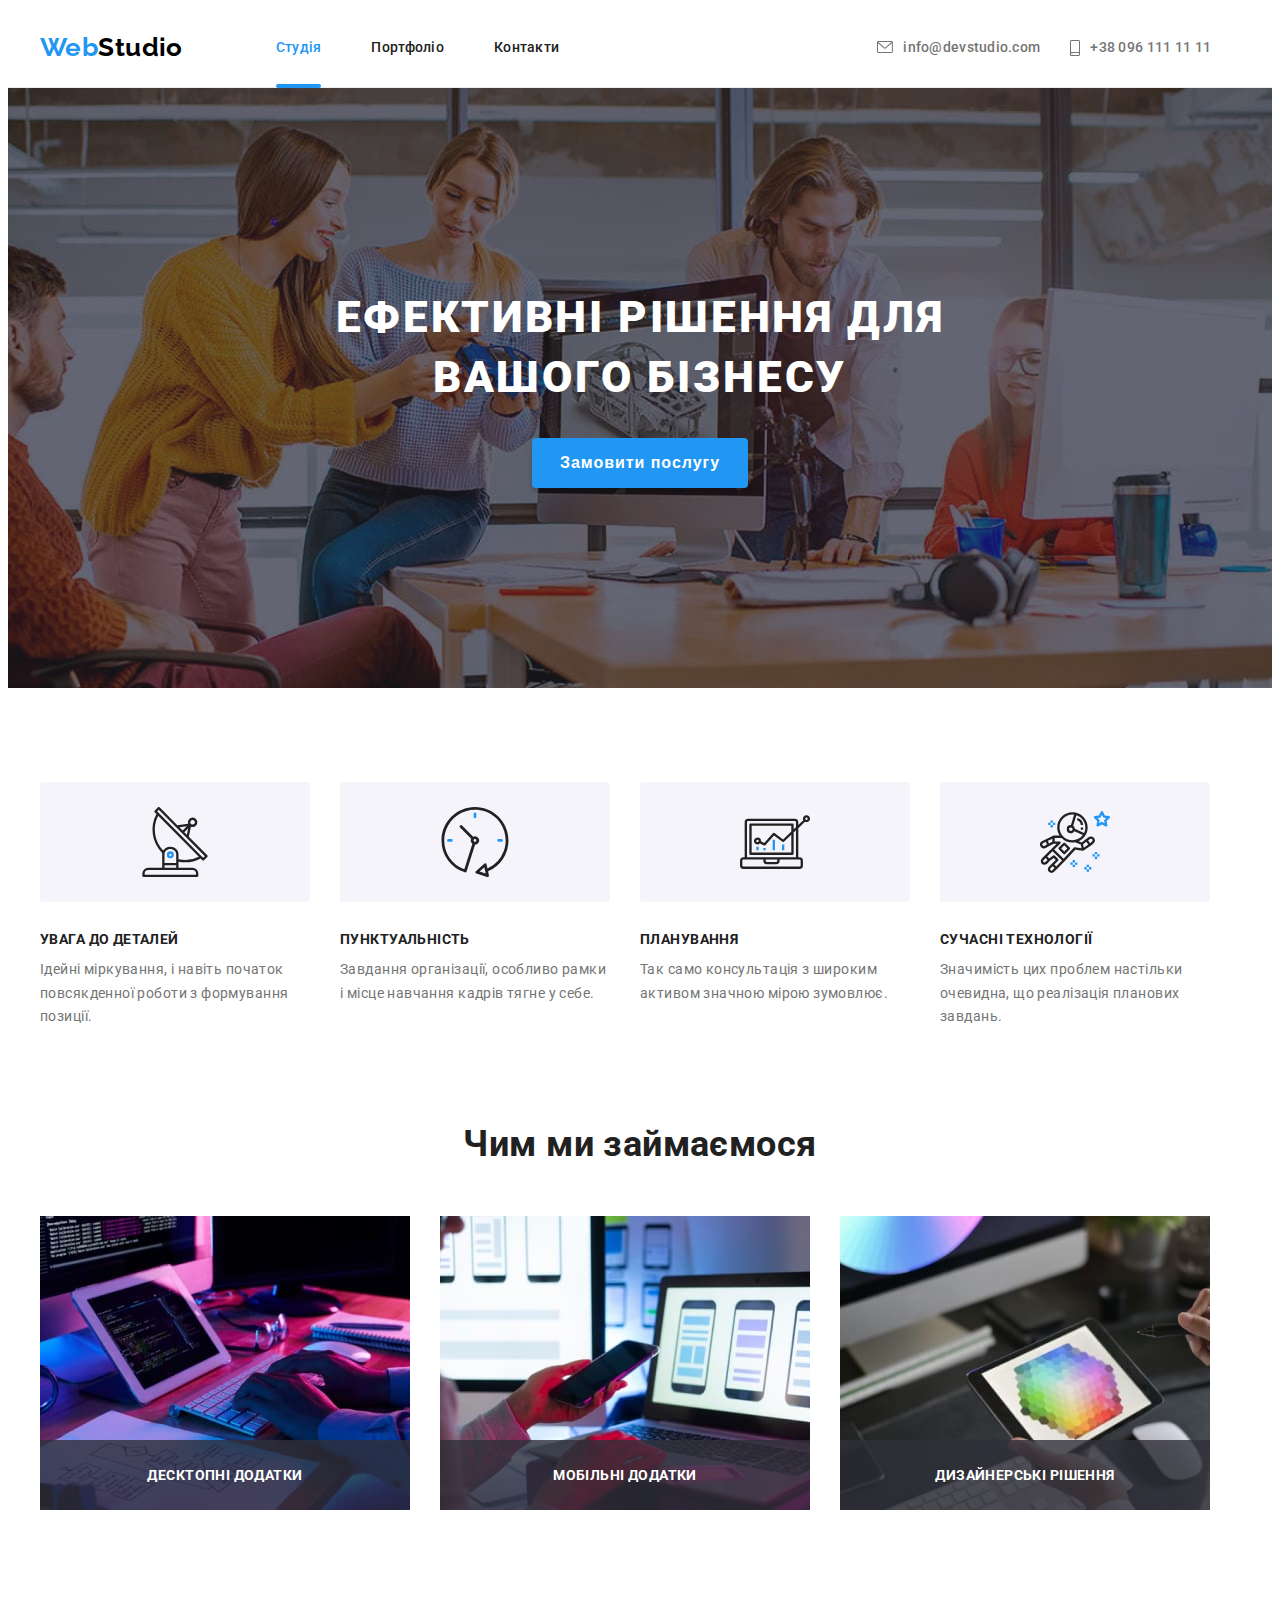
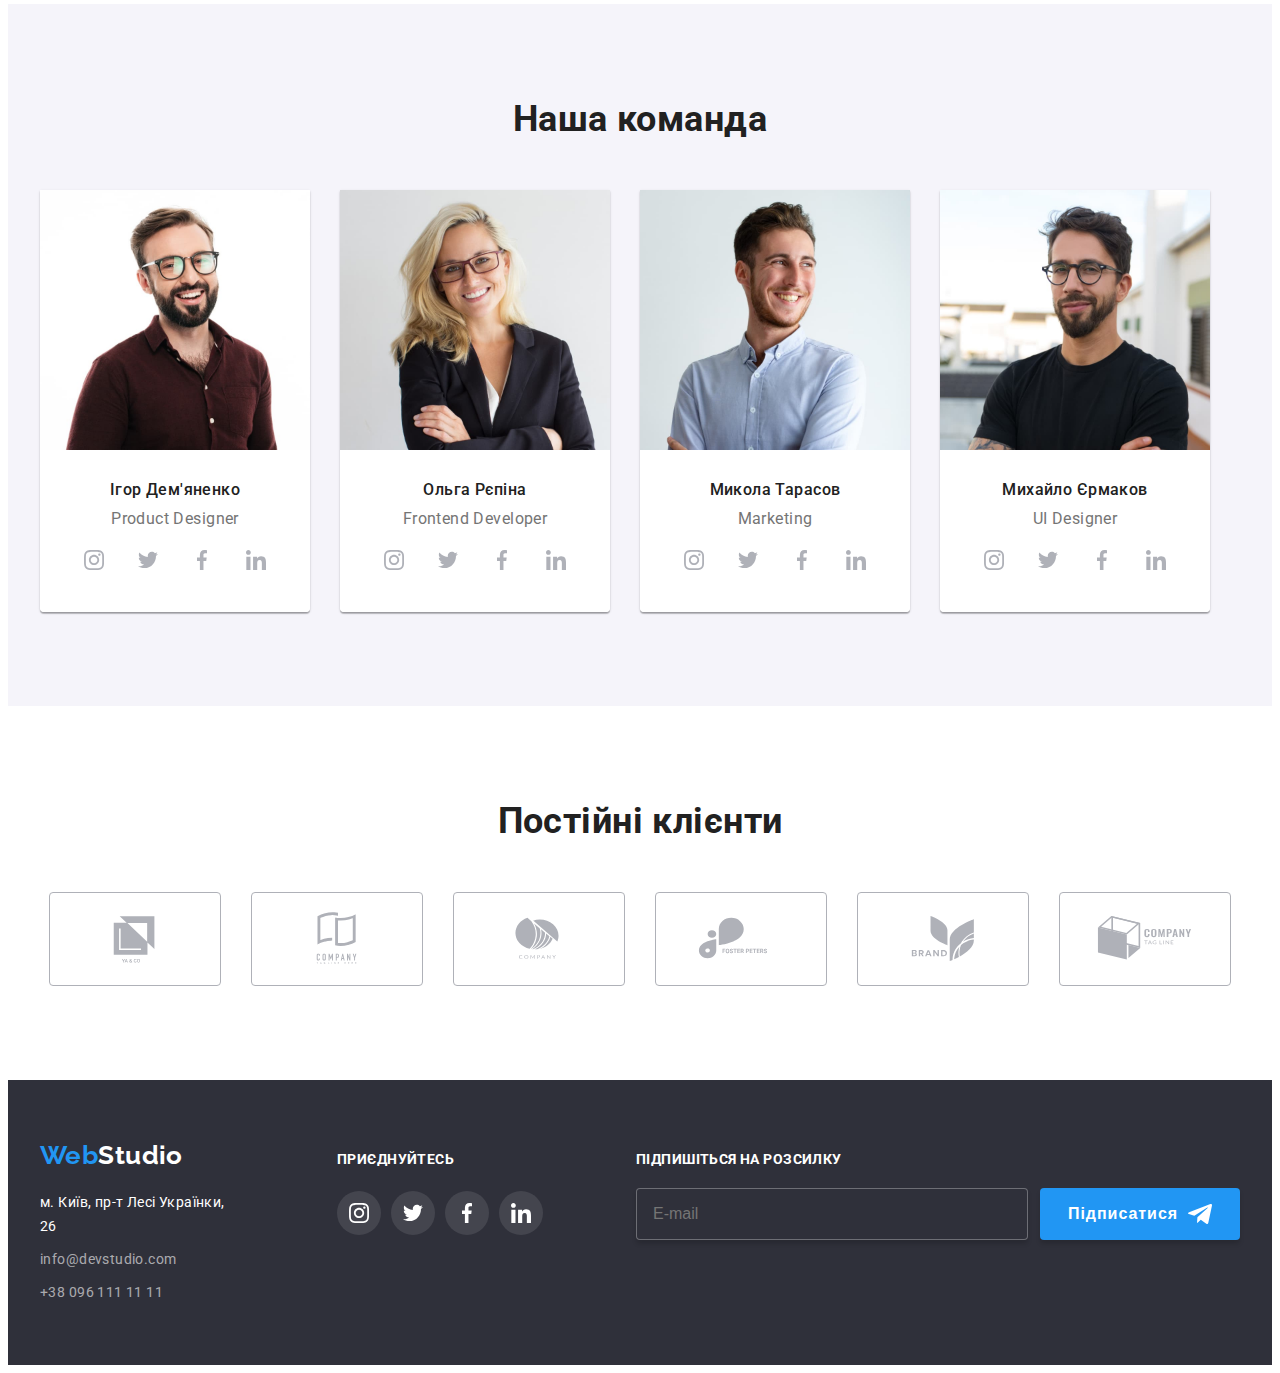
<file: index.html>
<!DOCTYPE html>
<html lang="uk">
   <head>
      <meta charset="UTF-8" />
      <meta http-equiv="X-UA-Compatible" content="IE=edge" />
      <meta name="viewport" content="width=device-width, initial-scale=1.0" />
      <title>Головна</title>
      <!-- FONTS -->
      <link rel="preconnect" href="https://fonts.googleapis.com" />
      <link rel="preconnect" href="https://fonts.gstatic.com" crossorigin />
      <link
         href="https://fonts.googleapis.com/css2?family=Raleway:wght@700&family=Roboto:wght@400;500;700;900&display=swap"
         rel="stylesheet"
      />
      <!-- NORMALIZE -->
      <link
         rel="stylesheet"
         href="https://cdnjs.cloudflare.com/ajax/libs/modern-normalize/1.1.0/modern-normalize.min.css"
         integrity="sha512-wpPYUAdjBVSE4KJnH1VR1HeZfpl1ub8YT/NKx4PuQ5NmX2tKuGu6U/JRp5y+Y8XG2tV+wKQpNHVUX03MfMFn9Q=="
         crossorigin="anonymous"
         referrerpolicy="no-referrer"
      />
      <!-- CUSTOM STYLES -->
      <link rel="stylesheet" href="./css/styles.css" />
   </head>

   <body>
      <!-- HEADER -->
      <header class="header">
         <div class="container">
            <!-- LOGO -->
            <a href="./index.html" lang="en" class="logo link"
               ><span class="logo web">Web</span>Studio
            </a>
            <!-- NAVIGATION -->
            <nav>
               <ul class="site-nav">
                  <li class="item">
                     <a href="./index.html" class="link current">Студія</a>
                  </li>
                  <li class="item">
                     <a href="./portfolio.html" class="link">Портфоліо</a>
                  </li>
                  <li class="item">
                     <a href="" class="link">Контакти</a>
                  </li>
               </ul>
            </nav>
            <!-- CONTACTS -->
            <ul class="contacts-list">
               <li>
                  <a href="mailto:info@devstudio.com" lang="en" class="link">
                     <svg class="contact-icon" width="16" height="12">
                        <use
                           href="./images/icons/icons.svg#icon-envelope"
                        ></use>
                     </svg>
                     info@devstudio.com</a
                  >
               </li>
               <li>
                  <a href="tel:+380961111111" class="link">
                     <svg class="contact-icon" width="10" height="16">
                        <use
                           href="./images/icons/icons.svg#icon-smartphone"
                        ></use>
                     </svg>
                     +38 096 111 11 11</a
                  >
               </li>
            </ul>
         </div>
      </header>

      <main>
         <!-- HERO -->
         <section class="hero">
            <h1 class="hero-title">Ефективні рішення для вашого бізнесу</h1>
            <button data-modal-open type="button" class="hero-button btn">
               Замовити послугу
            </button>
         </section>

         <!-- FEATURES -->
         <section class="section">
            <div class="container">
               <h2 class="visually-hidden">Переваги</h2>
               <ul class="features-list">
                  <li class="feature-item">
                     <h3 class="feature-title">Увага до деталей</h3>
                     <p class="feature-text">
                        Ідейні міркування, і навіть початок повсякденної роботи
                        з формування позиції.
                     </p>
                  </li>
                  <li class="feature-item">
                     <h3 class="feature-title">Пунктуальність</h3>
                     <p class="feature-text">
                        Завдання організації, особливо рамки і місце навчання
                        кадрів тягне у себе.
                     </p>
                  </li>
                  <li class="feature-item">
                     <h3 class="feature-title">Планування</h3>
                     <p class="feature-text">
                        Так само консультація з широким активом значною мірою
                        зумовлює.
                     </p>
                  </li>
                  <li class="feature-item">
                     <h3 class="feature-title">Сучасні технології</h3>
                     <p class="feature-text">
                        Значимість цих проблем настільки очевидна, що реалізація
                        планових завдань.
                     </p>
                  </li>
               </ul>
            </div>
         </section>

         <!-- EXAMPLES -->
         <section class="section no-padding">
            <div class="container">
               <h2 class="title">Чим ми займаємося</h2>
               <ul class="examples-list">
                  <li class="item">
                     <img
                        
                        src="./images/examples/desktop-app.jpg"
                        alt="десктоп додатки"
                        width="370"
                        height="294"
                     />
							<p class="example-text">Десктопні додатки</p>
                  </li>
                  <li class="item">
                     <img
                        
                        src="./images/examples/mob-app.jpg"
                        alt="моб додатки"
                        width="370"
                        height="294"
                     />
							<p class="example-text">Мобільні додатки</p>
                  </li>
                  <li class="item">
                     <img
                        
                        src="./images/examples/design.jpg"
                        alt="дизайн"
                        width="370"
                        height="294"
                     />
							<p class="example-text">Дизайнерські рішення</p>
                  </li>
               </ul>
            </div>
         </section>

         <!-- TEAM -->
         <section class="section bg">
            <div class="container">
               <h2 class="title">Наша команда</h2>
               <ul class="team-list">
                  <li class="item">
                     <img
                        
                        src="./images/team/igor-demianenko.jpg"
                        alt="Ігор Дем'яненко"
                        width="270"
                        height="260"
                     />
                     <div class="team-card">
                        <h3 class="employee-title">Ігор Дем'яненко</h3>
                        <p lang="en">Product Designer</p>
                        <ul class="social-list">
                           <li class="social-item">
                              <a
                                 class="social-link"
                                 href=""
                                 target="_blank"
                                 rel="noopener nofollow noreferrer"
                                 aria-label="instaram"
                              >
                                 <svg
                                    class="social-icon"
                                    width="20"
                                    height="20"
                                 >
                                    <use
                                       href="./images/icons/icons.svg#icon-instagram"
                                    ></use>
                                 </svg>
                              </a>
                           </li>
                           <li class="social-item">
                              <a
                                 class="social-link"
                                 href=""
                                 target="_blank"
                                 rel="noopener nofollow noreferrer"
                                 aria-label="twitter"
                              >
                                 <svg
                                    class="social-icon"
                                    width="20"
                                    height="20"
                                 >
                                    <use
                                       href="./images/icons/icons.svg#icon-twitter"
                                    ></use>
                                 </svg>
                              </a>
                           </li>
                           <li class="social-item">
                              <a
                                 class="social-link"
                                 href=""
                                 target="_blank"
                                 rel="noopener nofollow noreferrer"
                                 aria-label="facebook"
                              >
                                 <svg
                                    class="social-icon"
                                    width="20"
                                    height="20"
                                 >
                                    <use
                                       href="./images/icons/icons.svg#icon-facebook"
                                    ></use>
                                 </svg>
                              </a>
                           </li>
                           <li class="social-item">
                              <a
                                 class="social-link"
                                 href=""
                                 target="_blank"
                                 rel="noopener nofollow noreferrer"
                                 aria-label="linkedin"
                              >
                                 <svg
                                    class="social-icon"
                                    width="20"
                                    height="20"
                                 >
                                    <use
                                       href="./images/icons/icons.svg#icon-linkedin"
                                    ></use>
                                 </svg>
                              </a>
                           </li>
                        </ul>
                     </div>
                  </li>
                  <li class="item">
                     <img
                        
                        src="./images/team/olga-riepina.jpg"
                        alt="Ольга Рєпіна"
                        width="270"
                        height="260"
                     />
                     <div class="team-card">
                        <h3 class="employee-title">Ольга Рєпіна</h3>
                        <p lang="en">Frontend Developer</p>
                        <ul class="social-list">
                           <li class="social-item">
                              <a
                                 class="social-link"
                                 href=""
                                 target="_blank"
                                 rel="noopener nofollow noreferrer"
                                 aria-label="instaram"
                              >
                                 <svg
                                    class="social-icon"
                                    width="20"
                                    height="20"
                                 >
                                    <use
                                       href="./images/icons/icons.svg#icon-instagram"
                                    ></use>
                                 </svg>
                              </a>
                           </li>
                           <li class="social-item">
                              <a
                                 class="social-link"
                                 href=""
                                 target="_blank"
                                 rel="noopener nofollow noreferrer"
                                 aria-label="twitter"
                              >
                                 <svg
                                    class="social-icon"
                                    width="20"
                                    height="20"
                                 >
                                    <use
                                       href="./images/icons/icons.svg#icon-twitter"
                                    ></use>
                                 </svg>
                              </a>
                           </li>
                           <li class="social-item">
                              <a
                                 class="social-link"
                                 href=""
                                 target="_blank"
                                 rel="noopener nofollow noreferrer"
                                 aria-label="facebook"
                              >
                                 <svg
                                    class="social-icon"
                                    width="20"
                                    height="20"
                                 >
                                    <use
                                       href="./images/icons/icons.svg#icon-facebook"
                                    ></use>
                                 </svg>
                              </a>
                           </li>
                           <li class="social-item">
                              <a
                                 class="social-link"
                                 href=""
                                 target="_blank"
                                 rel="noopener nofollow noreferrer"
                                 aria-label="linkedin"
                              >
                                 <svg
                                    class="social-icon"
                                    width="20"
                                    height="20"
                                 >
                                    <use
                                       href="./images/icons/icons.svg#icon-linkedin"
                                    ></use>
                                 </svg>
                              </a>
                           </li>
                        </ul>
                     </div>
                  </li>
                  <li class="item">
                     <img
                        
                        src="./images/team/mykola-tarasov.jpg"
                        alt="Микола Тарасов"
                        width="270"
                        height="260"
                     />
                     <div class="team-card">
                        <h3 class="employee-title">Микола Тарасов</h3>
                        <p lang="en">Marketing</p>
                        <ul class="social-list">
                           <li class="social-item">
                              <a
                                 class="social-link"
                                 href=""
                                 target="_blank"
                                 rel="noopener nofollow noreferrer"
                                 aria-label="instaram"
                              >
                                 <svg
                                    class="social-icon"
                                    width="20"
                                    height="20"
                                 >
                                    <use
                                       href="./images/icons/icons.svg#icon-instagram"
                                    ></use>
                                 </svg>
                              </a>
                           </li>
                           <li class="social-item">
                              <a
                                 class="social-link"
                                 href=""
                                 target="_blank"
                                 rel="noopener nofollow noreferrer"
                                 aria-label="twitter"
                              >
                                 <svg
                                    class="social-icon"
                                    width="20"
                                    height="20"
                                 >
                                    <use
                                       href="./images/icons/icons.svg#icon-twitter"
                                    ></use>
                                 </svg>
                              </a>
                           </li>
                           <li class="social-item">
                              <a
                                 class="social-link"
                                 href=""
                                 target="_blank"
                                 rel="noopener nofollow noreferrer"
                                 aria-label="facebook"
                              >
                                 <svg
                                    class="social-icon"
                                    width="20"
                                    height="20"
                                 >
                                    <use
                                       href="./images/icons/icons.svg#icon-facebook"
                                    ></use>
                                 </svg>
                              </a>
                           </li>
                           <li class="social-item">
                              <a
                                 class="social-link"
                                 href=""
                                 target="_blank"
                                 rel="noopener nofollow noreferrer"
                                 aria-label="linkedin"
                              >
                                 <svg
                                    class="social-icon"
                                    width="20"
                                    height="20"
                                 >
                                    <use
                                       href="./images/icons/icons.svg#icon-linkedin"
                                    ></use>
                                 </svg>
                              </a>
                           </li>
                        </ul>
                     </div>
                  </li>
                  <li class="item">
                     <img

                        src="./images/team/mykhailo-iermakov.jpg"
                        alt="Михайло Єрмаков"
                        width="270"
                        height="260"
                     />
                     <div class="team-card">
                        <h3 class="employee-title">Михайло Єрмаков</h3>
                        <p lang="en">UI Designer</p>
                        <ul class="social-list">
                           <li class="social-item">
                              <a
                                 class="social-link"
                                 href=""
                                 target="_blank"
                                 rel="noopener nofollow noreferrer"
                                 aria-label="instaram"
                              >
                                 <svg
                                    class="social-icon"
                                    width="20"
                                    height="20"
                                 >
                                    <use
                                       href="./images/icons/icons.svg#icon-instagram"
                                    ></use>
                                 </svg>
                              </a>
                           </li>
                           <li class="social-item">
                              <a
                                 class="social-link"
                                 href=""
                                 target="_blank"
                                 rel="noopener nofollow noreferrer"
                                 aria-label="twitter"
                              >
                                 <svg
                                    class="social-icon"
                                    width="20"
                                    height="20"
                                 >
                                    <use
                                       href="./images/icons/icons.svg#icon-twitter"
                                    ></use>
                                 </svg>
                              </a>
                           </li>
                           <li class="social-item">
                              <a
                                 class="social-link"
                                 href=""
                                 target="_blank"
                                 rel="noopener nofollow noreferrer"
                                 aria-label="facebook"
                              >
                                 <svg
                                    class="social-icon"
                                    width="20"
                                    height="20"
                                 >
                                    <use
                                       href="./images/icons/icons.svg#icon-facebook"
                                    ></use>
                                 </svg>
                              </a>
                           </li>
                           <li class="social-item">
                              <a
                                 class="social-link"
                                 href=""
                                 target="_blank"
                                 rel="noopener nofollow noreferrer"
                                 aria-label="linkedin"
                              >
                                 <svg
                                    class="social-icon"
                                    width="20"
                                    height="20"
                                 >
                                    <use
                                       href="./images/icons/icons.svg#icon-linkedin"
                                    ></use>
                                 </svg>
                              </a>
                           </li>
                        </ul>
                     </div>
                  </li>
               </ul>
            </div>
         </section>

         <!-- CLIENTS -->
         <section class="section">
            <div class="container">
               <h2 class="title">Постійні клієнти</h2>
               <ul class="clients-list">
                  <li class="client-item">
                     <a
                        class="client-link"
                        href=""
                        target="_blank"
                        rel="noopener nofollow noreferrer"
                        aria-label="client-1"
                     >
                        <svg class="client-icon" width="106" height="60">
                           <use
                              href="./images/icons/icons.svg#icon-client-1"
                           ></use>
                        </svg>
                     </a>
                  </li>
                  <li class="client-item">
                     <a
                        class="client-link"
                        href=""
                        target="_blank"
                        rel="noopener nofollow noreferrer"
                        aria-label="client-2"
                     >
                        <svg class="client-icon" width="106" height="60">
                           <use
                              href="./images/icons/icons.svg#icon-client-2"
                           ></use>
                        </svg>
                     </a>
                  </li>
                  <li class="client-item">
                     <a
                        class="client-link"
                        href=""
                        target="_blank"
                        rel="noopener nofollow noreferrer"
                        aria-label="client-3"
                     >
                        <svg class="client-icon" width="106" height="60">
                           <use
                              href="./images/icons/icons.svg#icon-client-3"
                           ></use>
                        </svg>
                     </a>
                  </li>
                  <li class="client-item">
                     <a
                        class="client-link"
                        href=""
                        target="_blank"
                        rel="noopener nofollow noreferrer"
                        aria-label="client-4"
                     >
                        <svg class="client-icon" width="106" height="60">
                           <use
                              href="./images/icons/icons.svg#icon-client-4"
                           ></use>
                        </svg>
                     </a>
                  </li>
                  <li class="client-item">
                     <a
                        class="client-link"
                        href=""
                        target="_blank"
                        rel="noopener nofollow noreferrer"
                        aria-label="client-5"
                     >
                        <svg class="client-icon" width="106" height="60">
                           <use
                              href="./images/icons/icons.svg#icon-client-5"
                           ></use>
                        </svg>
                     </a>
                  </li>
                  <li class="client-item">
                     <a
                        class="client-link"
                        href=""
                        target="_blank"
                        rel="noopener nofollow noreferrer"
                        aria-label="client-6"
                     >
                        <svg class="client-icon" width="106" height="60">
                           <use
                              href="./images/icons/icons.svg#icon-client-6"
                           ></use>
                        </svg>
                     </a>
                  </li>
               </ul>
            </div>
         </section>
      </main>

      <!-- FOOTER -->
      <footer class="footer">
         <div class="container">
            <div class="footer-block">
               <a href="./index.html" lang="en" class="logo link"
                  ><span class="logo web">Web</span
                  ><span class="logo studio">Studio</span></a
               >
               <address>
                  <ul class="contacts-list-foot">
                     <li class="item">
                        <a
                           href="https://goo.gl/maps/koCpi4LMQ8hZPmxL6"
                           target="_blank"
                           rel="noopener noreferrer nofollow"
                           class="link"
                        >
                           м. Київ, пр-т Лесі Українки, 26
                        </a>
                     </li>
                     <li class="item">
                        <a
                           href="mailto:info@devstudio.com"
                           lang="en"
                           class="link"
                        >
                           info@devstudio.com
                        </a>
                     </li>
                     <li class="item">
                        <a href="tel:+380961111111" class="link"
                           >+38 096 111 11 11</a
                        >
                     </li>
                  </ul>
               </address>
            </div>
            <div class="footer-block">
               <h2 class="footer-title">Приєднуйтесь</h2>
               <ul class="social-list">
                  <li class="social-item">
                     <a
                        class="social-link"
                        href=""
                        target="_blank"
                        rel="noopener nofollow noreferrer"
                        aria-label="instaram"
                     >
                        <svg class="social-icon" width="20" height="20">
                           <use
                              href="./images/icons/icons.svg#icon-instagram"
                           ></use>
                        </svg>
                     </a>
                  </li>
                  <li class="social-item">
                     <a
                        class="social-link"
                        href=""
                        target="_blank"
                        rel="noopener nofollow noreferrer"
                        aria-label="twitter"
                     >
                        <svg class="social-icon" width="20" height="20">
                           <use
                              href="./images/icons/icons.svg#icon-twitter"
                           ></use>
                        </svg>
                     </a>
                  </li>
                  <li class="social-item">
                     <a
                        class="social-link"
                        href=""
                        target="_blank"
                        rel="noopener nofollow noreferrer"
                        aria-label="facebook"
                     >
                        <svg class="social-icon" width="20" height="20">
                           <use
                              href="./images/icons/icons.svg#icon-facebook"
                           ></use>
                        </svg>
                     </a>
                  </li>
                  <li class="social-item">
                     <a
                        class="social-link"
                        href=""
                        target="_blank"
                        rel="noopener nofollow noreferrer"
                        aria-label="linkedin"
                     >
                        <svg class="social-icon" width="20" height="20">
                           <use
                              href="./images/icons/icons.svg#icon-linkedin"
                           ></use>
                        </svg>
                     </a>
                  </li>
               </ul>
            </div>
				<form class="footer-block">
						<label class="footer-title" for="email">Підпишіться на розсилку</label>
						<div class="form-block">
							<input type="email" name="email" id="email" placeholder="E-mail">
							<button class="footer-btn btn" type="submit"><span>Підписатися</span>
								<svg class="send-icon" width="24" height="24">
									<use href="./images/icons/icons.svg#icon-send"></use>
								</svg>
							</button>
						</div>
				</form>
         </div>
      </footer>

					<div class="backdrop is-hidden" data-modal>
					<div class="modal">
						<button data-modal-close type="button" class="close-modal">
							<svg class="icon-close" width="18" height="18">
								<use href="./images/icons/icons.svg#icon-close"></use>
							</svg>
						</button>

						<form>
							<b class="form-head-text">Залиште свої дані, ми вам передзвонимо</b>
							<div class="modal-filds">
								<label class="form-modal-label">
									Ім'я
									<span class="input-block">
										<input type="text" name="name" >
										<svg class="input-icon" width="18" height="18">
											<use href="./images/icons/icons.svg#icon-person"></use>
										</svg>
									</span>
								</label>
	
								<label class="form-modal-label">
									Телефон
									<span class="input-block">
										<input type="tel" name="tel"/>
										<svg class="input-icon" width="18" height="18">
											<use href="./images/icons/icons.svg#icon-phone"></use>
										</svg>
									</span>
								</label>
	
								<label class="form-modal-label">
									Пошта
									<span class="input-block">
										<input type="email" name="email"/>
										<svg class="input-icon" width="18" height="18">
											<use href="./images/icons/icons.svg#icon-email"></use>
										</svg>
									</span>
								</label>
	
								<label class="form-modal-label">
									Коментар
									<textarea name="comments" placeholder="Введіть текст"></textarea>
								</label>
							</div>

							<label class="box">
								<input class="visually-hidden checkbox" type="checkbox" name="box" value="agreement">
								<span class="check-span">
									<svg class="icon-check" width="16" height="15">
										<use href="./images/icons/icons.svg#icon-check"></use>
									</svg>
								</span>
								Погоджуюся з розсилкою та приймаю&nbsp<a class="form-link" href="">Умови договору</a>
							</label>
							<button class="hero-button btn" type="submit">Відправити</button>
						</form>
					</div>
				</div>

		<!-- SCRIPTS -->
		<script src="./js/modal.js"></script>
   </body>
</html>
</file>
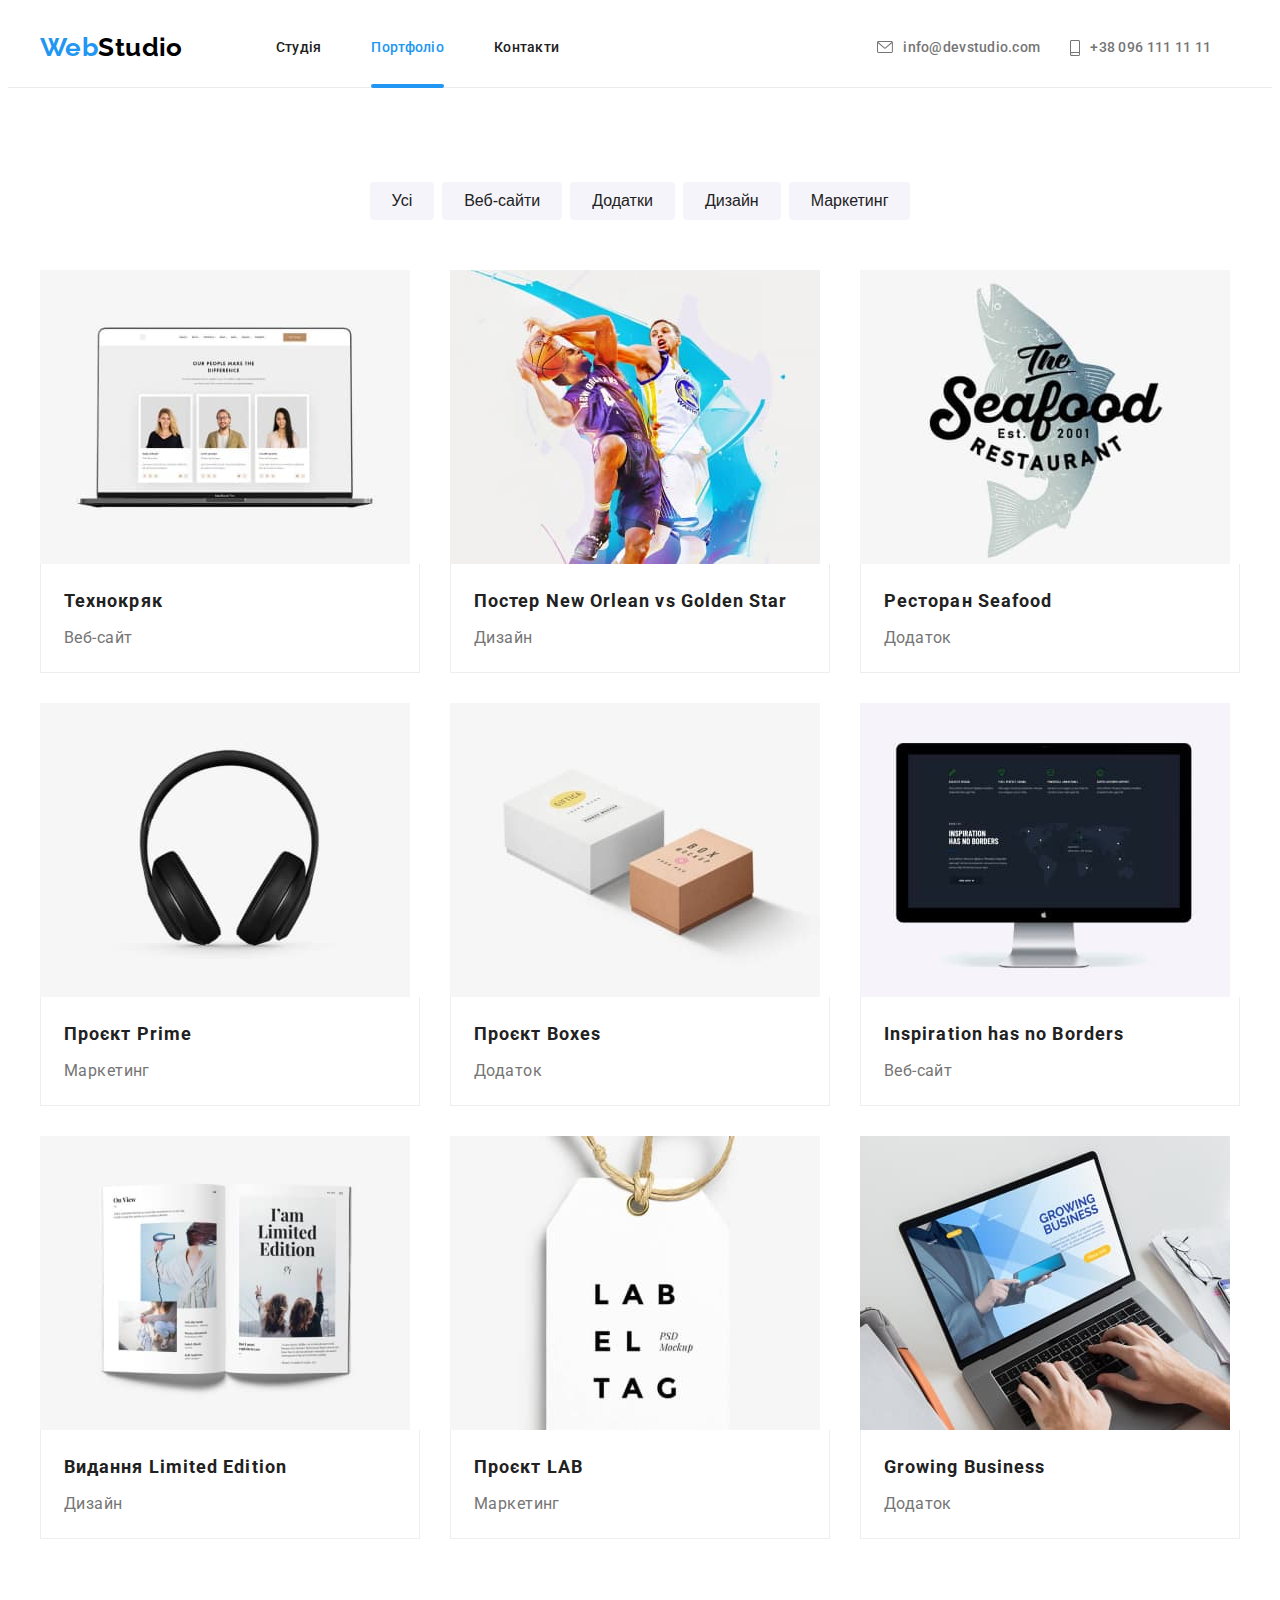
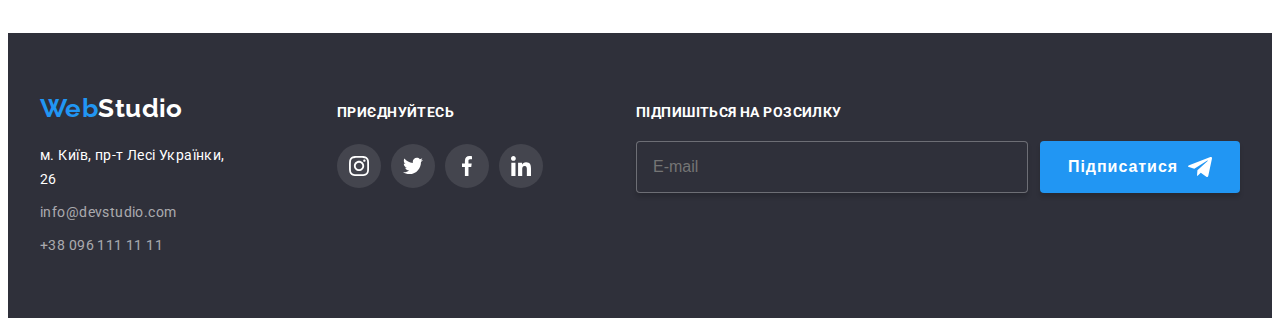
<file: portfolio.html>
<!DOCTYPE html>
<html lang="uk">
   <head>
      <meta charset="UTF-8" />
      <meta http-equiv="X-UA-Compatible" content="IE=edge" />
      <meta name="viewport" content="width=device-width, initial-scale=1.0" />
      <title>Портфоліо</title>
      <!-- FONTS -->
      <link rel="preconnect" href="https://fonts.googleapis.com" />
      <link rel="preconnect" href="https://fonts.gstatic.com" crossorigin />
      <link
         href="https://fonts.googleapis.com/css2?family=Raleway:wght@700&family=Roboto:wght@400;500;700;900&display=swap"
         rel="stylesheet"
      />
      <!-- NORMALIZE -->
      <link
         rel="stylesheet"
         href="https://cdnjs.cloudflare.com/ajax/libs/modern-normalize/1.1.0/modern-normalize.min.css"
         integrity="sha512-wpPYUAdjBVSE4KJnH1VR1HeZfpl1ub8YT/NKx4PuQ5NmX2tKuGu6U/JRp5y+Y8XG2tV+wKQpNHVUX03MfMFn9Q=="
         crossorigin="anonymous"
         referrerpolicy="no-referrer"
      />
      <!-- CUSTOM STYLES -->
      <link rel="stylesheet" href="./css/styles.css" />
   </head>

   <body>
      <!-- HEADER -->
      <header class="header">
         <div class="container">
            <!-- LOGO -->
            <a href="./index.html" lang="en" class="logo link"
               ><span class="logo web">Web</span>Studio
            </a>
            <!-- NAVIGATION -->
            <nav>
               <ul class="site-nav">
                  <li class="item">
                     <a href="./index.html" class="link">Студія</a>
                  </li>
                  <li class="item">
                     <a href="./portfolio.html" class="link current"
                        >Портфоліо</a
                     >
                  </li>
                  <li class="item">
                     <a href="" class="link">Контакти</a>
                  </li>
               </ul>
            </nav>
            <!-- CONTACTS -->
            <ul class="contacts-list">
               <li>
                  <a href="mailto:info@devstudio.com" lang="en" class="link">
                     <svg class="contact-icon" width="16" height="12">
                        <use
                           href="./images/icons/icons.svg#icon-envelope"
                        ></use>
                     </svg>
                     info@devstudio.com</a
                  >
               </li>
               <li>
                  <a href="tel:+380961111111" class="link">
                     <svg class="contact-icon" width="10" height="16">
                        <use
                           href="./images/icons/icons.svg#icon-smartphone"
                        ></use>
                     </svg>
                     +38 096 111 11 11</a
                  >
               </li>
            </ul>
         </div>
      </header>

      <main>
         <!-- PORTFOLIO -->
         <section class="section">
            <div class="container">
               <h1 class="visually-hidden">Портфоліо</h1>
               <!-- FILTERS -->
               <ul class="filters-list">
                  <li>
                     <button type="button" class="btn">Усі</button>
                  </li>
                  <li>
                     <button type="button" class="btn">Веб-сайти</button>
                  </li>
                  <li>
                     <button type="button" class="btn">Додатки</button>
                  </li>
                  <li>
                     <button type="button" class="btn">Дизайн</button>
                  </li>
                  <li>
                     <button type="button" class="btn">Маркетинг</button>
                  </li>
               </ul>

               <!-- PROJECTS -->
               <ul class="projects-list">
                  <li class="item">
                     <a class="link" href="">
                        <div class="thumb">
                           <img
                              src="./images/projects/project-1.jpg"
                              alt="project-1"
                              width="370"
                              height="294"
                           />
                           <p class="thumb-text">
                              Ресурс пропонує комплексні пропозиції з різним
                              рівнем функціоналу та сервісів. Все це дозволить
                              відвідувачу отримати вичерпні відомості про
                              компанію чи приватну особу.
                           </p>
                        </div>
                        <div class="brdr-line">
                           <h2 class="project-title">Технокряк</h2>
                           <p class="project-text">Веб-сайт</p>
                        </div>
                     </a>
                  </li>

                  <li class="item">
                     <a class="link" href="">
                        <div class="thumb">
                           <img
                              src="./images/projects/project-2.jpg"
                              alt="project-2"
                              width="370"
                              height="294"
                           />
                           <p class="thumb-text">
                              Ресурс пропонує комплексні пропозиції з різним
                              рівнем функціоналу та сервісів. Все це дозволить
                              відвідувачу отримати вичерпні відомості про
                              компанію чи приватну особу.
                           </p>
                        </div>
                        <div class="brdr-line">
                           <h2 class="project-title">
                              Постер New Orlean vs Golden Star
                           </h2>
                           <p class="project-text">Дизайн</p>
                        </div>
                     </a>
                  </li>

                  <li class="item">
                     <a class="link" href="">
                        <div class="thumb">
                           <img
                              src="./images/projects/project-3.jpg"
                              alt="project-3"
                              width="370"
                              height="294"
                           />
                           <p class="thumb-text">
                              Ресурс пропонує комплексні пропозиції з різним
                              рівнем функціоналу та сервісів. Все це дозволить
                              відвідувачу отримати вичерпні відомості про
                              компанію чи приватну особу.
                           </p>
                        </div>
                        <div class="brdr-line">
                           <h2 class="project-title">Ресторан Seafood</h2>
                           <p class="project-text">Додаток</p>
                        </div>
                     </a>
                  </li>

                  <li class="item">
                     <a class="link" href="">
                        <div class="thumb">
                           <img
                              src="./images/projects/project-4.jpg"
                              alt="project-4"
                              width="370"
                              height="294"
                           />
                           <p class="thumb-text">
                              Ресурс пропонує комплексні пропозиції з різним
                              рівнем функціоналу та сервісів. Все це дозволить
                              відвідувачу отримати вичерпні відомості про
                              компанію чи приватну особу.
                           </p>
                        </div>
                        <div class="brdr-line">
                           <h2 class="project-title">Проєкт Prime</h2>
                           <p class="project-text">Маркетинг</p>
                        </div>
                     </a>
                  </li>

                  <li class="item">
                     <a class="link" href="">
                        <div class="thumb">
                           <img
                              src="./images/projects/project-5.jpg"
                              alt="project-5"
                              width="370"
                              height="294"
                           />
                           <p class="thumb-text">
                              Ресурс пропонує комплексні пропозиції з різним
                              рівнем функціоналу та сервісів. Все це дозволить
                              відвідувачу отримати вичерпні відомості про
                              компанію чи приватну особу.
                           </p>
                        </div>
                        <div class="brdr-line">
                           <h2 class="project-title">Проєкт Boxes</h2>
                           <p class="project-text">Додаток</p>
                        </div>
                     </a>
                  </li>

                  <li class="item">
                     <a class="link" href="">
                        <div class="thumb">
                           <img
                              src="./images/projects/project-6.jpg"
                              alt="project-6"
                              width="370"
                              height="294"
                           />
                           <p class="thumb-text">
                              Ресурс пропонує комплексні пропозиції з різним
                              рівнем функціоналу та сервісів. Все це дозволить
                              відвідувачу отримати вичерпні відомості про
                              компанію чи приватну особу.
                           </p>
                        </div>
                        <div class="brdr-line">
                           <h2 class="project-title" lang="en">
                              Inspiration has no Borders
                           </h2>
                           <p class="project-text">Веб-сайт</p>
                        </div>
                     </a>
                  </li>

                  <li class="item">
                     <a class="link" href="">
                        <div class="thumb">
                           <img
                              src="./images/projects/project-7.jpg"
                              alt="project-7"
                              width="370"
                              height="294"
                           />
                           <p class="thumb-text">
                              Ресурс пропонує комплексні пропозиції з різним
                              рівнем функціоналу та сервісів. Все це дозволить
                              відвідувачу отримати вичерпні відомості про
                              компанію чи приватну особу.
                           </p>
                        </div>
                        <div class="brdr-line">
                           <h2 class="project-title">
                              Видання Limited Edition
                           </h2>
                           <p class="project-text">Дизайн</p>
                        </div>
                     </a>
                  </li>

                  <li class="item">
                     <a class="link" href="">
                        <div class="thumb">
                           <img
                              src="./images/projects/project-8.jpg"
                              alt="project-8"
                              width="370"
                              height="294"
                           />
                           <p class="thumb-text">
                              Ресурс пропонує комплексні пропозиції з різним
                              рівнем функціоналу та сервісів. Все це дозволить
                              відвідувачу отримати вичерпні відомості про
                              компанію чи приватну особу.
                           </p>
                        </div>
                        <div class="brdr-line">
                           <h2 class="project-title">Проєкт LAB</h2>
                           <p class="project-text">Маркетинг</p>
                        </div>
                     </a>
                  </li>

                  <li class="item">
                     <a class="link" href="">
                        <div class="thumb">
                           <img
                              src="./images/projects/project-9.jpg"
                              alt="project-9"
                              width="370"
                              height="294"
                           />
                           <p class="thumb-text">
                              Ресурс пропонує комплексні пропозиції з різним
                              рівнем функціоналу та сервісів. Все це дозволить
                              відвідувачу отримати вичерпні відомості про
                              компанію чи приватну особу.
                           </p>
                        </div>
                        <div class="brdr-line">
                           <h2 class="project-title" lang="en">
                              Growing Business
                           </h2>
                           <p class="project-text">Додаток</p>
                        </div>
                     </a>
                  </li>
               </ul>
            </div>
         </section>
      </main>

      <!-- FOOTER -->
      <footer class="footer">
         <div class="container">
            <div class="footer-block">
               <a href="./index.html" lang="en" class="logo link"
                  ><span class="logo web">Web</span
                  ><span class="logo studio">Studio</span></a
               >
               <address>
                  <ul class="contacts-list-foot">
                     <li class="item">
                        <a
                           href="https://goo.gl/maps/koCpi4LMQ8hZPmxL6"
                           target="_blank"
                           rel="noopener noreferrer nofollow"
                           class="link"
                        >
                           м. Київ, пр-т Лесі Українки, 26
                        </a>
                     </li>
                     <li class="item">
                        <a
                           href="mailto:info@devstudio.com"
                           lang="en"
                           class="link"
                        >
                           info@devstudio.com
                        </a>
                     </li>
                     <li class="item">
                        <a href="tel:+380961111111" class="link"
                           >+38 096 111 11 11</a
                        >
                     </li>
                  </ul>
               </address>
            </div>
            <div class="footer-block">
               <h2 class="footer-title">Приєднуйтесь</h2>
               <ul class="social-list">
                  <li class="social-item">
                     <a
                        class="social-link"
                        href=""
                        target="_blank"
                        rel="noopener nofollow noreferrer"
                        aria-label="instaram"
                     >
                        <svg class="social-icon" width="20" height="20">
                           <use
                              href="./images/icons/icons.svg#icon-instagram"
                           ></use>
                        </svg>
                     </a>
                  </li>
                  <li class="social-item">
                     <a
                        class="social-link"
                        href=""
                        target="_blank"
                        rel="noopener nofollow noreferrer"
                        aria-label="twitter"
                     >
                        <svg class="social-icon" width="20" height="20">
                           <use
                              href="./images/icons/icons.svg#icon-twitter"
                           ></use>
                        </svg>
                     </a>
                  </li>
                  <li class="social-item">
                     <a
                        class="social-link"
                        href=""
                        target="_blank"
                        rel="noopener nofollow noreferrer"
                        aria-label="facebook"
                     >
                        <svg class="social-icon" width="20" height="20">
                           <use
                              href="./images/icons/icons.svg#icon-facebook"
                           ></use>
                        </svg>
                     </a>
                  </li>
                  <li class="social-item">
                     <a
                        class="social-link"
                        href=""
                        target="_blank"
                        rel="noopener nofollow noreferrer"
                        aria-label="linkedin"
                     >
                        <svg class="social-icon" width="20" height="20">
                           <use
                              href="./images/icons/icons.svg#icon-linkedin"
                           ></use>
                        </svg>
                     </a>
                  </li>
               </ul>
            </div>
				<form class="footer-block">
						<label class="footer-title" for="email">Підпишіться на розсилку</label>
						<div class="form-block">
							<input type="email" name="email" id="email" placeholder="E-mail">
							<button class="footer-btn btn" type="submit"><span>Підписатися</span>
								<svg class="send-icon" width="24" height="24">
									<use href="./images/icons/icons.svg#icon-send"></use>
								</svg>
							</button>
						</div>
				</form>
         </div>
      </footer>
   </body>
</html>
</file>
<file: css/styles.css>
/* CSS-змінні */
:root {
   --primary-text-color: #757575;
   --title-text-color: #212121;
   --accent-color: #2196f3;
   --primary-white-color: #fff;
   --secondary-bg-color: #f5f4fa;
   --footer-bg-color: #2f303a;
   --icons-color: #afb1b8;
   --timing-function: cubic-bezier(0.4, 0, 0.2, 1);
   --duration-timing: 250ms cubic-bezier(0.4, 0, 0.2, 1);
}

/* BASE STYLES */

body {
   background-color: var(--primary-white-color);
   color: var(--primary-text-color);

   font-family: 'Roboto', sans-serif;
   font-size: 14px;
   letter-spacing: 0.03em;
}

h1,
h2,
h3,
h4,
h5,
h6,
p {
   margin: 0;
}

ul,
ol {
   margin: 0;
   padding: 0;

   list-style: none;
}

img {
   display: block;
}

.container {
   padding-left: 15px;
   padding-right: 15px;
   margin-left: auto;
   margin-right: auto;

   max-width: 100%;
   width: 1200px;
}

.section {
   padding-top: 94px;
   padding-bottom: 94px;
}

.no-padding {
   padding-top: 0;
}

.link {
   text-decoration: none;
}

.btn {
   padding: 0;

   border: none;
   cursor: pointer;
}

.bg {
   background-color: var(--secondary-bg-color);
}

/* HEADER */

.header {
   border-bottom: 1px solid #ececec;
}

.header .container {
   display: flex;
   align-items: center;

   height: 79px;
}

/* LOGO */

.logo {
   padding-top: 24px;
   padding-bottom: 24px;

   color: #000;

   font-family: 'Raleway', sans-serif;
   font-weight: 700;
   font-size: 26px;
   line-height: 1.19;
}

.logo.web {
   color: var(--accent-color);
}

/* NAVIGATION */

.site-nav {
   display: flex;
   gap: 50px;

   margin-left: 93px;
}

.site-nav .link {
   display: block;

   padding-top: 32px;
   padding-bottom: 31px;

   color: var(--title-text-color);

   font-weight: 500;
   line-height: 1.14;
   letter-spacing: 0.02em;

   transition: color var(--duration-timing);
}

.site-nav .link:hover,
.site-nav .link:focus {
   color: var(--accent-color);
}

.link.current {
   position: relative;
   color: var(--accent-color);
}

.current::after {
   position: absolute;
   bottom: 0;
   left: 0;
   transform: translateY(1px);

   content: '';
   width: 100%;
   height: 4px;
   border-radius: 2px;
   background-color: var(--accent-color);
}

/* CONTACTS */

.contacts-list {
   display: flex;

   gap: 30px;
   margin-left: 318px;
}

.contacts-list .link {
   display: flex;
   align-items: center;

   padding-top: 32px;
   padding-bottom: 32px;

   color: inherit;

   font-weight: 500;
   line-height: 1.14;
   letter-spacing: 0.02em;

   transition: color var(--duration-timing);
}

.contacts-list .link:hover,
.contacts-list .link:focus {
   color: var(--accent-color);
}

.contact-icon {
   margin-right: 10px;

   fill: currentColor;
}

.contact-icon:hover,
.contact-icon:focus {
   fill: var(--accent-color);
}

/* HERO */

.hero {
   padding-top: 200px;
   padding-bottom: 200px;
   margin: 0 auto;

   max-width: 1600px;

   background-color: var(--footer-bg-color);
   background-image: linear-gradient(
         rgba(47, 48, 58, 0.4),
         rgba(47, 48, 58, 0.4)
      ),
      url(../images/hero-img.jpg);
   background-repeat: no-repeat;
   background-size: cover;
   background-position: center;

   text-align: center;
}

.hero-title {
   margin-left: auto;
   margin-right: auto;
   margin-bottom: 30px;
   max-width: 696px;

   color: var(--primary-white-color);

   font-weight: 900;
   font-size: 44px;
   line-height: 1.36;
   letter-spacing: 0.06em;
   text-transform: uppercase;
}

.hero-button {
   padding: 0;
   min-width: 216px;
   min-height: 50px;
   border-radius: 4px;

   background-color: var(--accent-color);
   box-shadow: 0px 4px 4px rgba(0, 0, 0, 0.15);
   color: var(--primary-white-color);

   font-weight: 700;
   font-size: 16px;
   line-height: 1.88;
   letter-spacing: 0.06em;

   transition: background-color var(--duration-timing),
      box-shadow var(--duration-timing);
}

.hero-button:hover,
.hero-button:focus {
   background-color: #188ce8;
}

.backdrop {
   position: fixed;
   top: 0;
   left: 0;

   width: 100%;
   height: 100%;

   background-color: rgba(0, 0, 0, 0.2);
   opacity: 1;

   transition: background-color var(--duration-timing),
      opacity var(--duration-timing);
}

.backdrop.is-hidden {
   opacity: 0;
   pointer-events: none;
}

.modal {
   position: absolute;
   top: 50%;
   left: 50%;

   padding: 40px;

   min-width: 528px;
   min-height: 581px;
   border-radius: 4px;

   box-shadow: 0px 1px 3px rgba(0, 0, 0, 0.12), 0px 1px 1px rgba(0, 0, 0, 0.14),
      0px 2px 1px rgba(0, 0, 0, 0.2);
   background-color: #fff;

	text-align: center;

   opacity: 1;

   transform: translate(-50%, -50%) scale(1);
   transition: transform var(--duration-timing), opacity var(--duration-timing);
}

.backdrop.is-hidden .modal {
   opacity: 0;

   transform: translate(-50%, -50%) scale(0.9);
   transition: transform var(--duration-timing), opacity var(--duration-timing);
}

.close-modal {
   position: absolute;
   top: 8px;
   right: 8px;

   display: flex;
   justify-content: center;
   align-items: center;

   width: 30px;
   height: 30px;
   border-radius: 50%;
   border: 1px solid rgba(0, 0, 0, 0.1);

   background-color: #fff;
}

.icon-close {
   fill: #000;

   transition: fill var(--duration-timing);
}

.close-modal:hover .icon-close,
.close-modal:focus .icon-close {
   fill: var(--accent-color);
}

.form-head-text {
   color: var(--title-text-color);

   font-weight: 600;
   font-size: 20px;
   line-height: calc(23 / 20);
}

.modal-filds {
   display: flex;
   flex-direction: column;
   gap: 10px;

   margin-top: 12px;
   margin-bottom: 20px;

   text-align: left;
   font-size: 12px;
   line-height: calc(14 / 12);
   letter-spacing: 0.01em;
}

.form-modal-label input,
.form-modal-label textarea {
   padding: 11px 34px;
   margin-top: 4px;

   width: 100%;
   height: 40px;
   border-radius: 4px;
   border: 1px solid rgba(33, 33, 33, 0.2);
   outline: transparent;

   transition: border-color var(--duration-timing);
}

.form-modal-label input:hover,
.form-modal-label input:focus,
.form-modal-label textarea:hover,
.form-modal-label textarea:focus {
   border-color: var(--accent-color);
}

.input-block {
   position: relative;
}

.input-icon {
   position: absolute;
   left: 12px;
   top: 50%;
   transform: translateY(-50%);

   margin-right: 6px;

   fill: var(--title-text-color);

   transition: fill var(--duration-timing);
}

.input-block input:hover + .input-icon,
.input-block input:focus + .input-icon {
   fill: var(--accent-color);
}

.form-modal-label textarea {
   padding: 12px 16px;

   min-height: 120px;
   resize: none;
}

.form-modal-label textarea::placeholder {
   color: rgba(117, 117, 117, 0.5);

   font-size: 12px;
   line-height: calc(14 / 12);
   letter-spacing: 0.01em;
}

.box {
   display: flex;
   align-items: center;
   justify-content: center;

   margin-bottom: 30px;

   line-height: 1.71;
}

.check-span {
	display: flex;
	align-items: center;
	justify-content: center;

	margin-right: 8px;

	width: 16px;
	height: 15px;
	border-radius: 2px;
	border: 2px solid var(--title-text-color);

	transition: background-color var(--duration-timing);
}

.icon-check {
	fill: transparent;

	transition: fill var(--duration-timing);
}

.checkbox:checked + .check-span {
	border: transparent;

	background-color: var(--accent-color);
	background-size: contain;
	background-origin: border-box;
}

.checkbox:focus + .check-span {
	border-color: var(--accent-color);
}

.checkbox:checked + .check-span > .icon-check {
	fill: var(--primary-white-color);
}

.form-link {
	color: var(--accent-color);
}

/* FEATURES */

.visually-hidden {
   position: absolute;
   margin: -1px;
   padding: 0;

   width: 1px;
   height: 1px;
   border: 0;

   white-space: nowrap;
   overflow: hidden;

   clip: rect(0 0 0 0);
   clip-path: inset(50%);
}

.features-list {
   display: flex;
   gap: 30px;
}

.feature-title {
   margin-bottom: 10px;

   color: var(--title-text-color);

   font-size: inherit;
   line-height: 1.14;
   text-transform: uppercase;
}

.feature-text {
   width: 270px;
   line-height: 1.71;
}

.feature-item::before {
   display: block;
   margin-bottom: 30px;

   height: 120px;
   border-radius: 4px;
   content: '';

   background-color: var(--secondary-bg-color);
   background-position: center;
   background-repeat: no-repeat;
}

.feature-item:nth-child(1)::before {
   background-image: url(../images/icons/features/antenna.svg);
}

.feature-item:nth-child(2)::before {
   background-image: url(../images/icons/features/clock.svg);
}

.feature-item:nth-child(3)::before {
   background-image: url(../images/icons/features/diagram.svg);
}

.feature-item:nth-child(4)::before {
   background-image: url(../images/icons/features/astronaut.svg);
}

/* EXAMPLES */

.examples-list {
   display: flex;
   gap: 30px;
}

.title {
   margin-bottom: 50px;

   color: var(--title-text-color);

   font-size: 36px;
   line-height: 1.17;
   text-align: center;
}

.item {
   position: relative;
}

.example-text {
   position: absolute;
   bottom: 0;

   display: flex;
   align-items: center;
   justify-content: center;

   width: 100%;
   height: 70px;

   font-weight: 700;
   text-transform: uppercase;

   color: var(--primary-white-color);
   background-color: rgba(47, 48, 58, 0.8);
}

/* TEAM */

.team-list {
   display: flex;
   gap: 30px;
}

.team-list .item {
   border-radius: 0px 0px 4px 4px;
   box-shadow: 0px 1px 3px rgba(0, 0, 0, 0.12), 0px 1px 1px rgba(0, 0, 0, 0.14),
      0px 2px 1px rgba(0, 0, 0, 0.2);
}

.team-card {
   padding-top: 30px;
   padding-bottom: 30px;

   border-radius: 0px 0px 4px 4px;

   background-color: var(--primary-white-color);

   font-size: 16px;
   line-height: 1.19;
   text-align: center;
}

.employee-title {
   margin-bottom: 10px;

   color: var(--title-text-color);

   font-weight: 500;
   font-size: inherit;
}

.social-list {
   display: flex;
   justify-content: center;
   align-items: center;
   gap: 10px;

   margin-top: 10px;
}

.social-item {
   width: 44px;
   height: 44px;
}

.social-link {
   display: flex;
   align-items: center;
   justify-content: center;

   width: 100%;
   height: 100%;
   border-radius: 50%;

   transition: background-color var(--duration-timing);
}

.social-link:hover,
.social-link:focus {
   background-color: var(--accent-color);
   outline-color: transparent;
}

.social-icon {
   fill: var(--icons-color);

   transition: fill var(--duration-timing);
}

.social-link:hover .social-icon,
.social-link:focus .social-icon {
   fill: var(--primary-white-color);
}

/* CLIENTS */

.clients-list {
   display: flex;
   justify-content: center;
   gap: 30px;
}

.client-link {
   display: flex;
   justify-content: center;
   align-items: center;

   width: 170px;
   height: 92px;

   border: 1px solid var(--icons-color);
   border-radius: 4px;

   transition: border-color var(--duration-timing);
}

.client-link:hover,
.client-link:focus {
   border-color: var(--accent-color);
   outline: transparent;
}

.client-icon {
   fill: var(--icons-color);

   transition: fill var(--duration-timing);
}

.client-link:hover .client-icon,
.client-link:focus .client-icon {
   fill: var(--accent-color);
}

/* FOOTER */

.footer {
   padding-top: 60px;
   padding-bottom: 60px;

   background-color: #2f303a;
}

.footer .container {
   display: flex;
   gap: 93px;
}

.footer .logo {
   padding: 0;
}

.logo.studio {
   color: var(--primary-white-color);
}

.contacts-list-foot {
   margin-top: 20px;
}

.contacts-list-foot .item + .item {
   margin-top: 9px;
}

.contacts-list-foot .link {
   color: rgba(255, 255, 255, 0.6);

   line-height: 1.71;
   font-style: normal;

   transition: color var(--duration-timing);
}

.contacts-list-foot .link:hover,
.contacts-list-foot .link:focus {
   color: var(--accent-color);
}

.contacts-list-foot .item:first-child .link {
   color: var(--primary-white-color);

   transition: color var(--duration-timing);
}

.contacts-list-foot .item:first-child .link:hover,
.contacts-list-foot .item:first-child .link:focus {
   color: var(--accent-color);
}

.footer-title {
   margin-top: 12px;
   color: var(--primary-white-color);
   font-size: inherit;
   text-transform: uppercase;
   line-height: 1.14;
   letter-spacing: 0.03em;
}

.footer-block .social-link {
   background-color: rgba(255, 255, 255, 0.1);

   transition: background-color var(--duration-timing);
}

.footer-block .social-link:hover,
.footer-block .social-link:focus {
   background-color: var(--accent-color);
   outline: -1px solid var(--accent-color);
}

.footer-block .social-icon {
   fill: var(--primary-white-color);
}

.footer-block .social-list {
   margin-top: 23px;
}

.footer-block .footer-title {
   display: block;
   margin-bottom: 20px;

   font-weight: 700;
}

.form-block {
   display: flex;
}

.form-block input {
   margin-right: 12px;
   padding: 15px 16px;

   width: 358px;
   border: 1px solid rgba(255, 255, 255, 0.3);
   border-radius: 4px;

   box-shadow: 0px 4px 4px rgba(0, 0, 0, 0.15);
   background-color: var(--footer-bg-color);
   color: rgba(255, 255, 255, 0.6);

   font-size: 16px;
   line-height: 1.25;

	transition: border-color var(--duration-timing);
}

.form-block input:hover,
.form-block input:focus {
	border-color: var(--accent-color);
	outline: transparent;
}

.footer-btn {
   position: relative;

   display: flex;
   align-items: center;
   justify-content: space-between;

   padding: 10px 28px;

   min-width: 200px;
   min-height: 50px;
   border-radius: 4px;

   background-color: var(--accent-color);
   box-shadow: 0px 4px 4px rgba(0, 0, 0, 0.15);
   color: var(--primary-white-color);

   font-weight: 700;
   font-size: 16px;
   line-height: 1.88;
   letter-spacing: 0.06em;

   transition: background-color var(--duration-timing);
}

.footer-btn:hover,
.footer-btn:focus {
   background-color: #188ce8;
}

.send-icon {
   position: absolute;
   top: 50%;
   right: 28px;
   transform: translateY(-50%);

   fill: currentColor;
}

/* PORTFOLIO */

.filters-list {
   display: flex;
   justify-content: center;
   gap: 8px;
   margin-bottom: 50px;
}

.filters-list .btn {
   padding: 6px 22px;
   border-radius: 4px;
   background-color: var(--secondary-bg-color);
   color: var(--title-text-color);

   font-weight: 500;
   font-size: 16px;
   line-height: 1.62;

   transition: box-shadow var(--duration-timing), color var(--duration-timing),
      background-color var(--duration-timing);
}

.filters-list .btn:hover,
.filters-list .btn:focus {
   background-color: var(--accent-color);
   color: var(--primary-white-color);
   box-shadow: 0px 3px 1px rgba(0, 0, 0, 0.1), 0px 1px 2px rgba(0, 0, 0, 0.08),
      0px 2px 2px rgba(0, 0, 0, 0.12);
   outline: transparent;
}

.projects-list {
   display: flex;
   gap: 30px;
   flex-wrap: wrap;
}

.projects-list .item {
   width: calc((100% - 30px * 2) / 3);

   transition: box-shadow var(--duration-timing);
}

.projects-list .item:hover {
   box-shadow: 0px 1px 1px rgba(0, 0, 0, 0.12), 0px 4px 4px rgba(0, 0, 0, 0.06),
      1px 4px 6px rgba(0, 0, 0, 0.16);
}

.projects-list .link {
   transition: box-shadow var(--duration-timing);
}

.projects-list .link:focus {
   display: block;
   outline: transparent;
   box-shadow: 0px 1px 1px rgba(0, 0, 0, 0.12), 0px 4px 4px rgba(0, 0, 0, 0.06),
      1px 4px 6px rgba(0, 0, 0, 0.16);
}

.brdr-line {
   padding: 19px 23px;
   border: 1px solid #eeeeee;
   border-top: 0;
}

.project-title {
   margin-bottom: 4px;

   color: var(--title-text-color);

   font-size: 18px;
   line-height: 2;
   letter-spacing: 0.06em;
}

.project-text {
   color: var(--primary-text-color);
   font-size: 16px;
   line-height: 1.88;
}

.thumb {
   position: relative;
   overflow: hidden;
}

.thumb-text {
   position: absolute;
   bottom: 0;
   right: 0;

   padding: 63px 24px;

   width: 100%;
   height: 100%;

   color: var(--primary-white-color);
   background-color: rgba(33, 150, 243, 0.9);

   line-height: 1.56;
   font-size: 18px;

   visibility: hidden;

   transform: translateY(100%);
   transition: transform 500ms var(--timing-function),
      visibility 500ms var(--timing-function);
}

.projects-list .item:hover .thumb-text {
   transform: translateY(0);

   visibility: visible;

   transition: transform 500ms var(--timing-function),
      visibility 500ms var(--timing-function);
}
</file>
